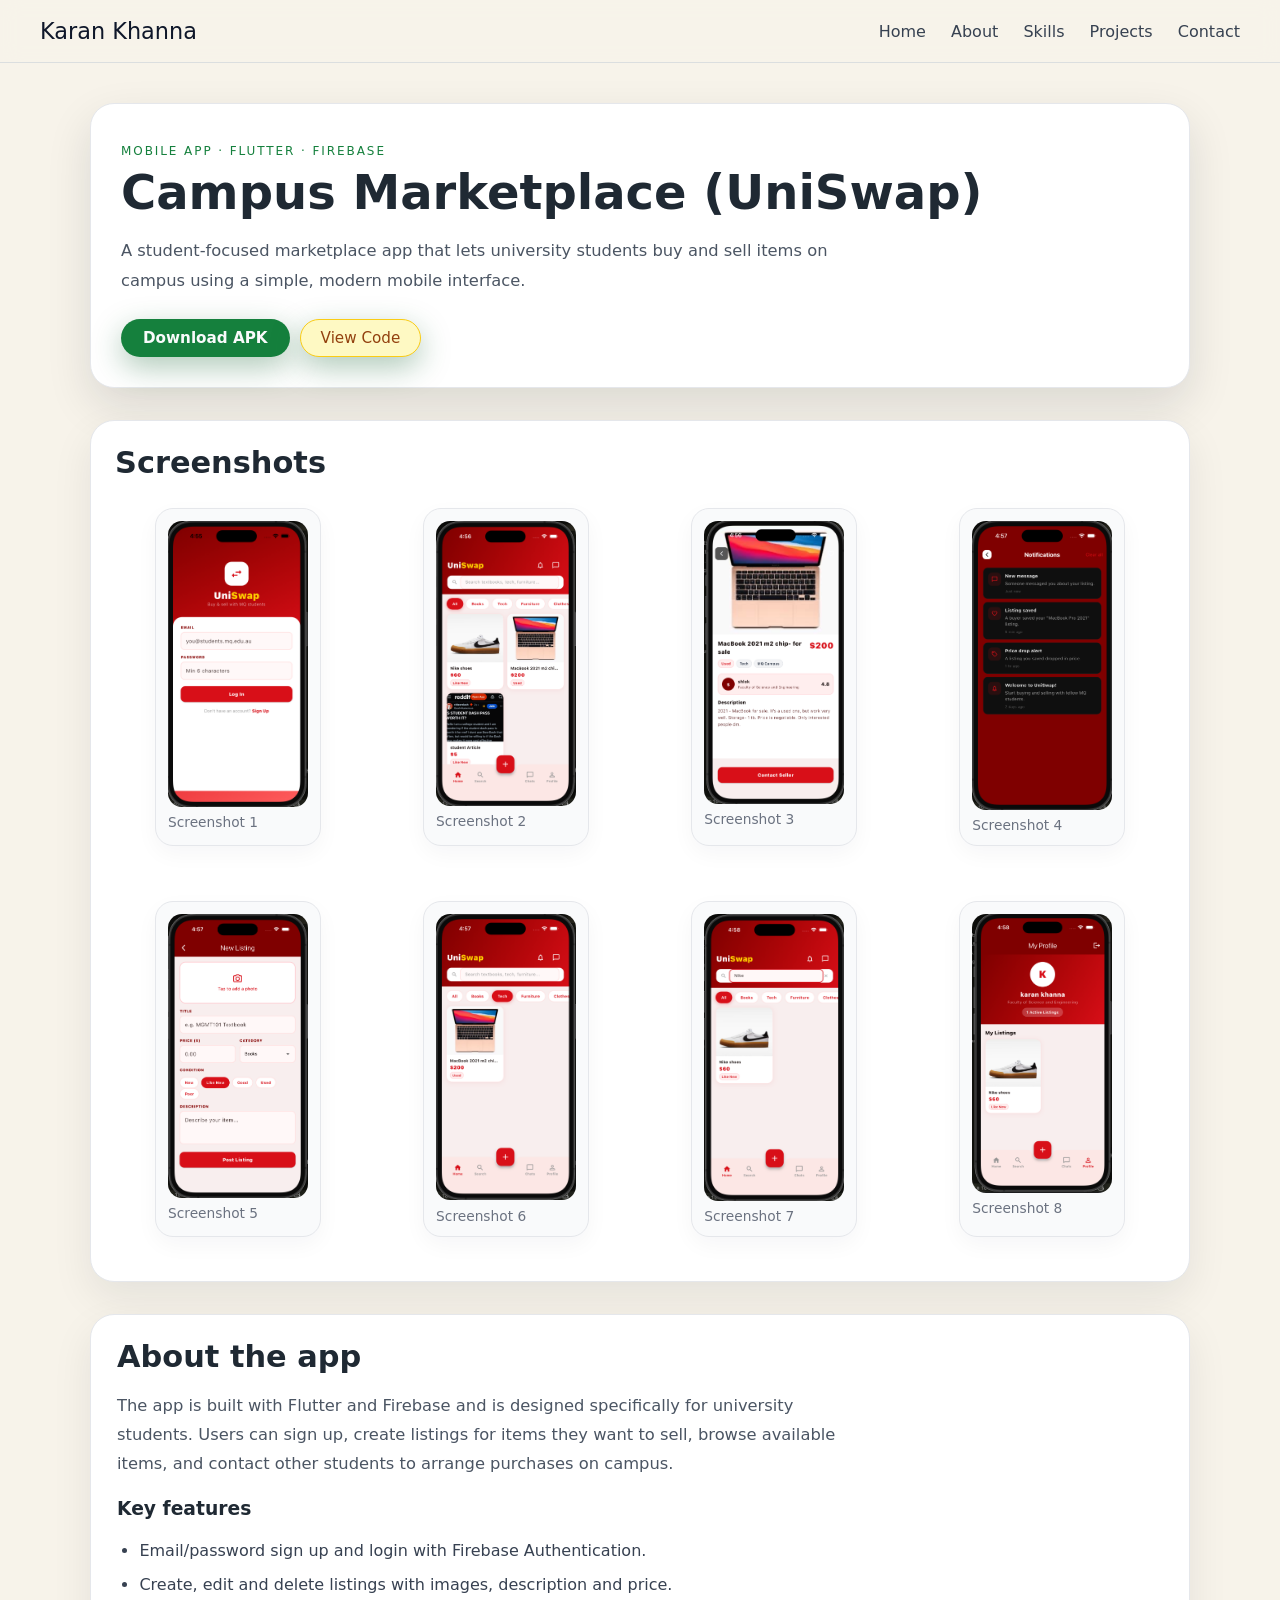
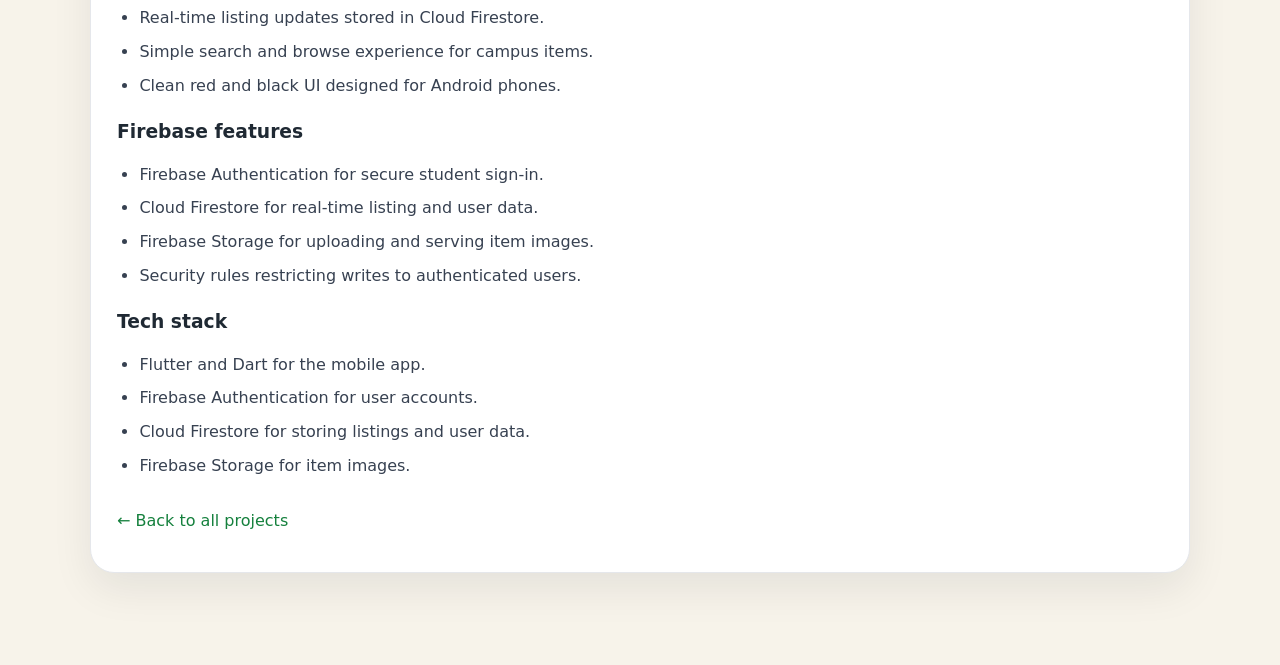
<file: marketplace.html>
<!DOCTYPE html>
<html lang="en">
<head>
  <meta charset="UTF-8" />
  <meta name="viewport" content="width=device-width, initial-scale=1.0" />
  <title>Campus Marketplace | Karan Khanna</title>

  <link rel="stylesheet" href="marketplace.css" />
</head>
<body>
  <!-- same floating orbs background -->
  <div class="floating-orb orb-1"></div>
  <div class="floating-orb orb-2"></div>
  <div class="floating-orb orb-3"></div>

  <header>
    <h2 class="logo">
      <a href="index.html" style="text-decoration:none; color:inherit;">
        Karan Khanna
      </a>
    </h2>

    <nav>
      <a href="index.html#home">Home</a>
      <a href="index.html#about">About</a>
      <a href="index.html#skills">Skills</a>
      <a href="index.html#projects">Projects</a>
      <a href="index.html#contact">Contact</a>
    </nav>
  </header>

  <main class="scroll-container">
    <!-- Top section with title + buttons -->
    <section class="panel" id="marketplace-hero">
      <div class="panel-content reveal">
        <p class="project-tag">Mobile App · Flutter · Firebase</p>
        <h1>Campus Marketplace (UniSwap)</h1>
        <p class="section-text">
          A student-focused marketplace app that lets university students buy and sell
          items on campus using a simple, modern mobile interface.
        </p>

        <div class="hero-buttons" style="margin-top: 1.5rem;">
          <a href="assets/uniswap.apk" class="btn" download>
            Download APK
          </a>

          <a
            href="https://github.com/MQ-COMP3130/workshop-activities-20-karan2k-3-1"
            class="btn btn-outline"
            target="_blank"
            rel="noopener noreferrer"
          >
            View Code
          </a>
        </div>
      </div>
    </section>

    <!-- Screenshots (s1–s8) -->
    <section class="panel" id="marketplace-screens">
      <div class="panel-content reveal">
        <h2>Screenshots</h2>
        <div class="project-screenshots">
          <figure class="screenshot-card">
            <img src="assets/s1.png" alt="Screenshot 1" />
            <figcaption>Screenshot 1</figcaption>
          </figure>

          <figure class="screenshot-card">
            <img src="assets/s2.png" alt="Screenshot 2" />
            <figcaption>Screenshot 2</figcaption>
          </figure>

          <figure class="screenshot-card">
            <img src="assets/s3.png" alt="Screenshot 3" />
            <figcaption>Screenshot 3</figcaption>
          </figure>

          <figure class="screenshot-card">
            <img src="assets/s4.png" alt="Screenshot 4" />
            <figcaption>Screenshot 4</figcaption>
          </figure>

          <figure class="screenshot-card">
            <img src="assets/s5.png" alt="Screenshot 5" />
            <figcaption>Screenshot 5</figcaption>
          </figure>

          <figure class="screenshot-card">
            <img src="assets/s6.png" alt="Screenshot 6" />
            <figcaption>Screenshot 6</figcaption>
          </figure>

          <figure class="screenshot-card">
            <img src="assets/s7.png" alt="Screenshot 7" />
            <figcaption>Screenshot 7</figcaption>
          </figure>

          <figure class="screenshot-card">
            <img src="assets/s8.png" alt="Screenshot 8" />
            <figcaption>Screenshot 8</figcaption>
          </figure>
        </div>
      </div>
    </section>

    <!-- Description / features -->
    <section class="panel" id="marketplace-details">
      <div class="panel-content reveal">
        <h2>About the app</h2>
        <p class="section-text">
          The app is built with Flutter and Firebase and is designed specifically for
          university students. Users can sign up, create listings for items they want
          to sell, browse available items, and contact other students to arrange
          purchases on campus.
        </p>

        <h3>Key features</h3>
        <ul class="project-list">
          <li>Email/password sign up and login with Firebase Authentication.</li>
          <li>Create, edit and delete listings with images, description and price.</li>
          <li>Real-time listing updates stored in Cloud Firestore.</li>
          <li>Simple search and browse experience for campus items.</li>
          <li>Clean red and black UI designed for Android phones.</li>
        </ul>

        <h3>Firebase features</h3>
        <ul class="project-list">
          <li>Firebase Authentication for secure student sign-in.</li>
          <li>Cloud Firestore for real-time listing and user data.</li>
          <li>Firebase Storage for uploading and serving item images.</li>
          <li>Security rules restricting writes to authenticated users.</li>
        </ul>

        <h3>Tech stack</h3>
        <ul class="project-list">
          <li>Flutter and Dart for the mobile app.</li>
          <li>Firebase Authentication for user accounts.</li>
          <li>Cloud Firestore for storing listings and user data.</li>
          <li>Firebase Storage for item images.</li>
        </ul>

        <p style="margin-top: 2rem;">
          <a href="index.html#projects" class="back-link">
            ← Back to all projects
          </a>
        </p>
      </div>
    </section>
  </main>
</body>
</html>
</file>
<file: marketplace.css>
* {
  box-sizing: border-box;
}

body {
  margin: 0;
  font-family: system-ui, -apple-system, BlinkMacSystemFont, "Segoe UI", sans-serif;
  background: #f7f3ea;
  color: #1f2933;
  overflow-x: hidden;
}

/* Header */
header {
  position: sticky;
  top: 0;
  width: 100%;
  z-index: 100;
  display: flex;
  justify-content: space-between;
  align-items: center;
  padding: 18px 40px;
  background-color: rgba(247, 243, 234, 0.92);
  backdrop-filter: blur(10px);
  border-bottom: 1px solid rgba(209, 213, 219, 0.7);
}

.logo {
  margin: 0;
  font-size: 1.4rem;
  font-weight: 700;
  color: #0f172a;
}

header a {
  text-decoration: none;
  color: #374151;
  font-weight: 500;
}

nav a {
  margin-left: 20px;
  transition: 0.2s;
}

nav a:hover {
  color: #15803d;
}

/* Layout */
main {
  padding: 40px 20px 60px;
}

.panel {
  display: flex;
  justify-content: center;
  margin-bottom: 32px;
}

.panel-content {
  width: 100%;
  max-width: 1100px;
}

/* Hero card */
#marketplace-hero .panel-content {
  background: #ffffff;
  border-radius: 24px;
  border: 1px solid #e5e7eb;
  box-shadow: 0 18px 45px rgba(15, 23, 42, 0.12);
  padding: 28px 30px 30px;
}

.project-tag {
  text-transform: uppercase;
  font-size: 0.75rem;
  letter-spacing: 0.16em;
  color: #15803d;
  margin-bottom: 6px;
}

h1 {
  font-size: clamp(2.2rem, 4vw, 3rem);
  margin: 0 0 10px;
}

.section-text {
  font-size: 1.02rem;
  color: #4b5563;
  line-height: 1.8;
  max-width: 720px;
}

/* Buttons */
.hero-buttons {
  display: flex;
  flex-wrap: wrap;
  gap: 10px;
  margin-top: 18px;
}

.btn {
  background: #15803d;
  color: #f9fafb;
  padding: 10px 22px;
  border-radius: 999px;
  font-weight: 600;
  text-decoration: none;
  font-size: 0.95rem;
  border: none;
  box-shadow: 0 10px 30px rgba(22, 101, 52, 0.35);
  transition: transform 0.18s ease, box-shadow 0.18s ease, filter 0.18s ease;
}

.btn:hover {
  transform: translateY(-2px);
  filter: brightness(1.04);
  box-shadow: 0 16px 40px rgba(22, 101, 52, 0.4);
}

.btn-outline {
  background: #fef9c3;
  color: #92400e;
  border-radius: 999px;
  padding: 9px 20px;
  border: 1px solid #facc15;
  font-weight: 500;
  text-decoration: none;
  font-size: 0.95rem;
}

.btn-outline:hover {
  background: #fef3c7;
}

/* Screenshots card */
#marketplace-screens .panel-content {
  background: #ffffff;
  border-radius: 24px;
  border: 1px solid #e5e7eb;
  box-shadow: 0 16px 40px rgba(15, 23, 42, 0.08);
  padding: 24px 24px 28px;
}

#marketplace-screens h2 {
  font-size: 1.9rem;
  margin: 0 0 10px;
}

.project-screenshots {
  display: grid;
  grid-template-columns: repeat(auto-fit, minmax(220px, 1fr));
  gap: 1.4rem;
  margin-top: 12px;
}

.screenshot-card {
  background: #f9fafb;
  border-radius: 18px;
  padding: 0.75rem;
  border: 1px solid #e5e7eb;
  box-shadow: 0 8px 22px rgba(15, 23, 42, 0.04);
  overflow: hidden;
  transition: transform 0.16s ease, box-shadow 0.16s ease;
}

.screenshot-card img {
  width: 100%;
  border-radius: 14px;
  display: block;
}

.screenshot-card figcaption {
  margin-top: 0.45rem;
  font-size: 0.86rem;
  color: #6b7280;
}

.screenshot-card:hover {
  transform: translateY(-3px);
  box-shadow: 0 14px 32px rgba(15, 23, 42, 0.16);
}

/* Details card */
#marketplace-details .panel-content {
  background: #ffffff;
  border-radius: 24px;
  border: 1px solid #e5e7eb;
  box-shadow: 0 16px 40px rgba(15, 23, 42, 0.08);
  padding: 24px 26px 26px;
}

#marketplace-details h2 {
  font-size: 1.9rem;
  margin-top: 0;
  margin-bottom: 12px;
}

.project-list {
  list-style: disc;
  padding-left: 1.4rem;
  margin: 0 0 1.4rem;
  color: #374151;
}

.project-list li {
  margin-bottom: 0.4rem;
  line-height: 1.7;
}

/* Back link */
.back-link {
  color: #15803d;
  text-decoration: none;
  font-weight: 500;
}

.back-link:hover {
  text-decoration: underline;
}

/* Responsive */
@media (max-width: 768px) {
  header {
    padding: 16px 20px;
    flex-direction: column;
    align-items: flex-start;
  }

  nav {
    margin-top: 8px;
  }

  nav a {
    margin-left: 0;
    margin-right: 16px;
    display: inline-block;
    margin-bottom: 6px;
  }

  main {
    padding-top: 90px;
  }

  .panel-content {
    padding: 22px 18px 24px;
  }
}
</file>
